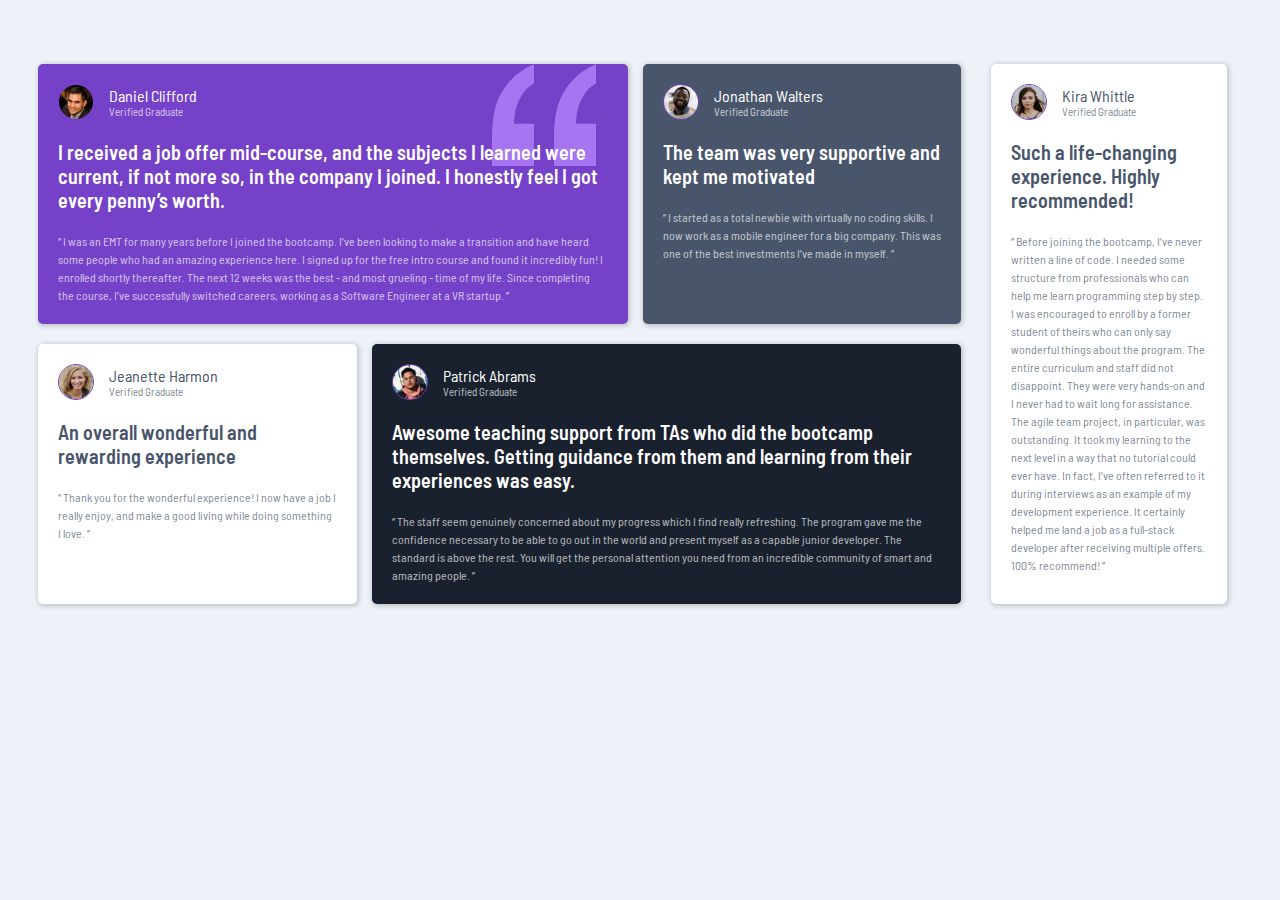
<file: index.html>
<!DOCTYPE html>
<html lang="en">
  <head>
    <meta charset="UTF-8">
    <meta name="viewport" content="width=device-width, initial-scale=1.0"> 
    <link rel="stylesheet" href="style.css">
    <title>Task 1 |5 Cards</title>
  </head>
  <body class="bg-indigo-100 font-sans">
    <div class="flex max-w-7xl m-0 p ">
      <div class="flex flex-col flex-basis-8 mx-3">
        <div class=" flex flex-basis-5">
            <!--Card-1-->
          <div class="bg-indigo-800 text-white relative z-0 my-5 p-5 rounded-md shadow text-sm flex-basis-6 mx-3">
            <img class="absloute inset-8 inset-0 z-1" src="./images/bg-pattern-quotation.svg" alt="quote">
           <!---header---->
            <div class="sm-flex align-center my-5 z-3 relative">
              <img class="rouded-2xl mx-2 border-2 h-10 w-10" src="./images/image-daniel.jpg" alt="daniel profile picture">
              <div class="header-txt">
                <p class="opacity-100 text-base">Daniel Clifford</p>
                <p class="opacity-70">Verified Graduate</p>
              </div>
            </div>
            <h4 class="my-5 text-xl font-semibold">I received a job offer mid-course, and the subjects I learned were current, if not more so, in the company I joined. I honestly feel I got every penny’s worth.</h4>
            <p class="opacity-70 leading-4 text-xs">“ I was an EMT for many years before I joined the bootcamp. I’ve been looking to make a transition and have heard some people who had an amazing experience here. I signed up for the free intro course and found it incredibly fun! I enrolled shortly thereafter. The next 12 weeks was the best - and most grueling - time of my life. Since completing the course, I’ve successfully switched careers, working as a Software Engineer at a VR startup. ”</p>
          </div>
          <!---Card- 2-->
          <div class="bg-gray-700 text-white  my-5 p-5 rounded-md shadow text-sm flex-basis-3 mx-3">
            <div class="sm-flex align-center my-5 z-3 relative">
              <img class="rouded-2xl mx-2 border-2 h-10 w-10" src="./images/image-jonathan.jpg" alt="">
              <div class="header-txt">
                <p class="opacity-100 text-base">Jonathan Walters</p>
                <p class="opacity-70">Verified Graduate</p>
              </div>
            </div>
            <h4 class="my-5 text-xl font-semibold">The team was very supportive and kept me motivated</h4>
            <p class="opacity-70 leading-4 text-xs">“ I started as a total newbie with virtually no coding skills. I now work as a mobile engineer 
              for a big company. This was one of the best investments I’ve made in myself. ”</p>
          </div>
        </div>   
        <!----Bottom--->     
        <div class="flex flex-basis-5">
            <!---Card 3---->
          <div class="bg-white-900 text-gray my-5 p-5 rounded-md shadow text-sm flex-basis-3 mx-3">
            <div class="sm-flex align-center my-5 z-3 relative">
              <img class="rouded-2xl mx-2 border-2 h-10 w-10" src="./images/image-jeanette.jpg" alt="">
            
              <div class="header-txt">
                <p class="opacity-100 text-base">Jeanette Harmon</p>
                <p class="opacity-70">Verified Graduate</p>
              </div>
            </div>
            <h4 class="my-5 text-xl font-semibold">An overall wonderful and rewarding experience</h4>
            <p class="opacity-70 leading-4 text-xs">“ Thank you for the wonderful experience! I now have a job I really enjoy, and make a good living while doing something I love. ”</p>
          </div>
          <!---Card 4----->
          <div class="bg-indigo-900 text-white my-5 p-5 rounded-md shadow text-sm flex-basis-6 mx-3">
            <div class="sm-flex align-center my-5 z-3 relative">
              <img class="rouded-2xl mx-2 border-2 h-10 w-10" src="./images/image-patrick.jpg" alt="Patrick profile picture">
              <div class="header-txt">
                <p class="opacity-100 text-base">Patrick Abrams</p>
                <p class="opacity-70">Verified Graduate</p>
              </div>
            </div>
            <h4 class="my-5 text-xl font-semibold">Awesome teaching support from TAs who did the bootcamp themselves. Getting guidance from them and learning from their experiences was easy.</h4>
            <p class="opacity-70 leading-4 text-xs">“ The staff seem genuinely concerned about my progress which I find really refreshing. The program gave me the confidence necessary to be able to go out in the world and present myself as a capable junior developer. The standard is above the rest. You will get the personal attention you need from an incredible community of smart and amazing people. ”</p>
          </div>
        </div>        
      </div>
      <!----right----->
      <!----Card 5---->
      <div class="bg-white-900 text-gray my-5 p-5 rounded-md shadow text-sm flex-basis-2 mx-3">
        <div class="sm-flex align-center my-5 z-3 relative">
          <img class="rouded-2xl mx-2 border-2 h-10 w-10" src="./images/image-kira.jpg" alt="Kira profile picture">
          <div class="header-txt">
            <p class="opacity-100 text-base">Kira Whittle</p>
            <p class="opacity-70">Verified Graduate</p>
          </div>
        </div>
        <h4 class="my-5 text-xl font-semibold">Such a life-changing experience. Highly recommended!</h4>
        <p class="opacity-70 leading-4 text-xs">“ Before joining the bootcamp, I’ve never written a line of code. I needed some structure from professionals who can help me learn programming step by step. I was encouraged to enroll by a former student of theirs who can only say wonderful things about the program. The entire curriculum and staff did not disappoint. They were very hands-on and I never had to wait long for assistance. The agile team project, in particular, was outstanding. It took my learning to the next level in a way that no tutorial could ever have. In fact, I’ve often referred to it during interviews as an example of my development experience. It certainly helped me land a job as a full-stack developer after receiving multiple offers. 100% recommend! ”</p>
      </div>
    </div>
  </body>
</html>
</file>
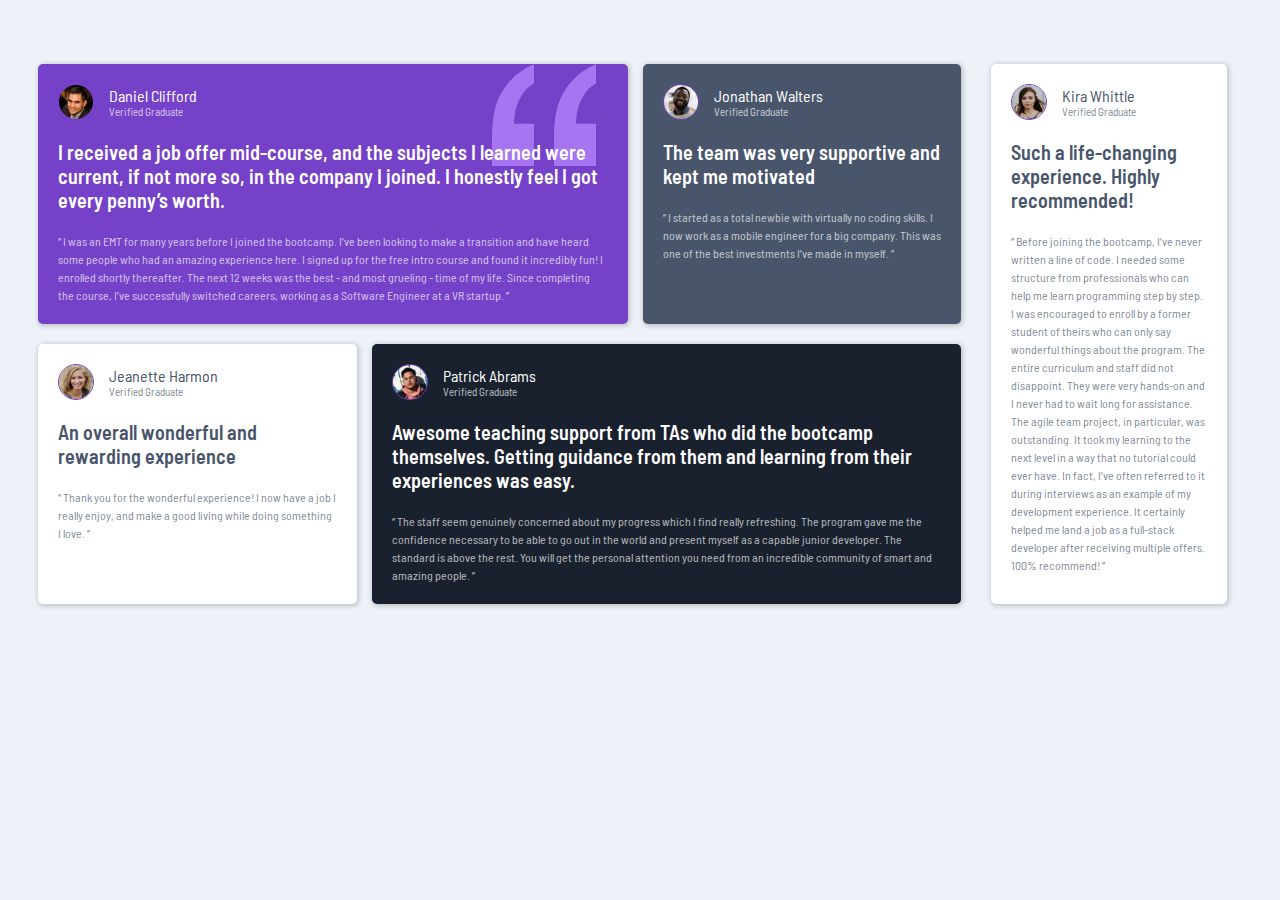
<file: task1.html>
<!DOCTYPE html>
<html lang="en">
  <head>
    <meta charset="UTF-8">
    <meta name="viewport" content="width=device-width, initial-scale=1.0"> 
    <link rel="stylesheet" href="task1.css">
    <title>Task 1 |5 Cards</title>
  </head>
  <body class="bg-indigo-100 font-sans">
    <div class="flex max-w-7xl m-0 p ">
      <div class="flex flex-col flex-basis-8 mx-3">
        <div class=" flex flex-basis-5">
            <!--Card-1-->
          <div class="bg-indigo-800 text-white relative z-0 my-5 p-5 rounded-md shadow text-sm flex-basis-6 mx-3">
            <img class="absloute inset-8 inset-0 z-1" src="./images/bg-pattern-quotation.svg" alt="quote">
           <!---header---->
            <div class="sm-flex align-center my-5 z-3 relative">
              <img class="rouded-2xl mx-2 border-2 h-10 w-10" src="./images/image-daniel.jpg" alt="daniel profile picture">
              <div class="header-txt">
                <p class="opacity-100 text-base">Daniel Clifford</p>
                <p class="opacity-70">Verified Graduate</p>
              </div>
            </div>
            <h4 class="my-5 text-xl font-semibold">I received a job offer mid-course, and the subjects I learned were current, if not more so, in the company I joined. I honestly feel I got every penny’s worth.</h4>
            <p class="opacity-70 leading-4 text-xs">“ I was an EMT for many years before I joined the bootcamp. I’ve been looking to make a transition and have heard some people who had an amazing experience here. I signed up for the free intro course and found it incredibly fun! I enrolled shortly thereafter. The next 12 weeks was the best - and most grueling - time of my life. Since completing the course, I’ve successfully switched careers, working as a Software Engineer at a VR startup. ”</p>
          </div>
          <!---Card- 2-->
          <div class="bg-gray-700 text-white  my-5 p-5 rounded-md shadow text-sm flex-basis-3 mx-3">
            <div class="sm-flex align-center my-5 z-3 relative">
              <img class="rouded-2xl mx-2 border-2 h-10 w-10" src="./images/image-jonathan.jpg" alt="">
              <div class="header-txt">
                <p class="opacity-100 text-base">Jonathan Walters</p>
                <p class="opacity-70">Verified Graduate</p>
              </div>
            </div>
            <h4 class="my-5 text-xl font-semibold">The team was very supportive and kept me motivated</h4>
            <p class="opacity-70 leading-4 text-xs">“ I started as a total newbie with virtually no coding skills. I now work as a mobile engineer 
              for a big company. This was one of the best investments I’ve made in myself. ”</p>
          </div>
        </div>   
        <!----Bottom--->     
        <div class="flex flex-basis-5">
            <!---Card 3---->
          <div class="bg-white-900 text-gray my-5 p-5 rounded-md shadow text-sm flex-basis-3 mx-3">
            <div class="sm-flex align-center my-5 z-3 relative">
              <img class="rouded-2xl mx-2 border-2 h-10 w-10" src="./images/image-jeanette.jpg" alt="">
            
              <div class="header-txt">
                <p class="opacity-100 text-base">Jeanette Harmon</p>
                <p class="opacity-70">Verified Graduate</p>
              </div>
            </div>
            <h4 class="my-5 text-xl font-semibold">An overall wonderful and rewarding experience</h4>
            <p class="opacity-70 leading-4 text-xs">“ Thank you for the wonderful experience! I now have a job I really enjoy, and make a good living while doing something I love. ”</p>
          </div>
          <!---Card 4----->
          <div class="bg-indigo-900 text-white my-5 p-5 rounded-md shadow text-sm flex-basis-6 mx-3">
            <div class="sm-flex align-center my-5 z-3 relative">
              <img class="rouded-2xl mx-2 border-2 h-10 w-10" src="./images/image-patrick.jpg" alt="Patrick profile picture">
              <div class="header-txt">
                <p class="opacity-100 text-base">Patrick Abrams</p>
                <p class="opacity-70">Verified Graduate</p>
              </div>
            </div>
            <h4 class="my-5 text-xl font-semibold">Awesome teaching support from TAs who did the bootcamp themselves. Getting guidance from them and learning from their experiences was easy.</h4>
            <p class="opacity-70 leading-4 text-xs">“ The staff seem genuinely concerned about my progress which I find really refreshing. The program gave me the confidence necessary to be able to go out in the world and present myself as a capable junior developer. The standard is above the rest. You will get the personal attention you need from an incredible community of smart and amazing people. ”</p>
          </div>
        </div>        
      </div>
      <!----right----->
      <!----Card 5---->
      <div class="bg-white-900 text-gray my-5 p-5 rounded-md shadow text-sm flex-basis-2 mx-3">
        <div class="sm-flex align-center my-5 z-3 relative">
          <img class="rouded-2xl mx-2 border-2 h-10 w-10" src="./images/image-kira.jpg" alt="Kira profile picture">
          <div class="header-txt">
            <p class="opacity-100 text-base">Kira Whittle</p>
            <p class="opacity-70">Verified Graduate</p>
          </div>
        </div>
        <h4 class="my-5 text-xl font-semibold">Such a life-changing experience. Highly recommended!</h4>
        <p class="opacity-70 leading-4 text-xs">“ Before joining the bootcamp, I’ve never written a line of code. I needed some structure from professionals who can help me learn programming step by step. I was encouraged to enroll by a former student of theirs who can only say wonderful things about the program. The entire curriculum and staff did not disappoint. They were very hands-on and I never had to wait long for assistance. The agile team project, in particular, was outstanding. It took my learning to the next level in a way that no tutorial could ever have. In fact, I’ve often referred to it during interviews as an example of my development experience. It certainly helped me land a job as a full-stack developer after receiving multiple offers. 100% recommend! ”</p>
      </div>
    </div>
  </body>
</html>
</file>
<file: style.css>
@import url('https://fonts.googleapis.com/css2?family=Barlow+Semi+Condensed:wght@500&display=swap');
@import url('https://fonts.googleapis.com/css2?family=Barlow+Semi+Condensed:wght@500;600&display=swap');

* {
    box-sizing: border-box;
    margin: 0;
    padding: 0;
}
/*Body*/
.bg-indigo-100{
    background-color:#ecf2f8;
    
}
.font-sans{
    font-family:'Barlow Semi Condensed', sans-serif; 
}
.p{
    padding: 5% 3%;
}
/*Card 1*/  
.bg-indigo-800{
    background-color: #7541c8;
}
.text-white{
    color: #ffffff;
}
.relative{
    position: relative;
}
.z-0{
    z-index: 0;
}
/*Card 2*/
.bg-gray-700{
 background-color: #48556a;
}
/*Card 3 and 5*/
.bg-white-900{
    background-color:white;
}
.text-gray{
    color: #48556a;
}
/*Cardl 4*/
.bg-indigo-900{
    background-color: #19212e;
}
/*common for all Cards*/   
.my-5{
    margin-bottom: 20px;
}
.p-5{
    padding: 20px;
}
.rounded-md{
    border-radius: 5px;
}
.shadow{
    box-shadow: 1px 1px 5px 1px rgba(0,0,0,0.2);
}
.text-sm{
    font-size: 11px;
}
.flex{
    display:block;
}
/*header section*/ 
.sm-flex{
display: flex;
}
.align-center{
    align-items: center;
}
.z-3{
    z-index: 3;
}
.opacity-100{
    opacity: 100%;
}
.text-base{
    font-size: 1rem;
}
/*header image*/
.rouded-2xl{
    border-radius: 50%;
}
.mx-2{
    margin-right: 15px;  
}
.border-2{
    border: 1px solid #7541c8;
}
.h-10{
    height: 36px;
}
.w-10{
    width: 36px;
}
/*h4*/
.text-xl{
    font-size:1.25rem
}
.font-semibold{
    font-weight: 600; 
}
/*Card img*/
.absloute{
    position: absolute;
}
.inset-8{
    right:2rem
}
.inset-0{
    top: 0;
}
.z-1{
    z-index:-1;
}
.opacity-70{
    opacity: 0.7;
} 
.leading-4{
    line-height: 18px;
}
.text-xs{
    font-size: 12px;
}
@media (min-width:600px){
    .flex{
        display: flex;
    } 
    .flex-basis-5{
        flex-basis: 50%;
    }
    .flex-basis-2{
        flex-basis: 20%;
    }
    .flex-col{
        flex-direction: column;
    }
    .flex-basis-8{
        flex-basis: 80%;
    }
    .flex-basis-6{
        flex-basis: 65%;
    }
    .flex-basis-3{
        flex-basis: 35%;
    }
    .max-w-7xl{
        max-width: 1440px;
    } 
    .m-0{
        margin: 0 auto ;
    }
    .mx-3{
        margin-right: 15px;
    }
 }
</file>
<file: task1.css>
@import url('https://fonts.googleapis.com/css2?family=Barlow+Semi+Condensed:wght@500&display=swap');
@import url('https://fonts.googleapis.com/css2?family=Barlow+Semi+Condensed:wght@500;600&display=swap');

* {
    box-sizing: border-box;
    margin: 0;
    padding: 0;
}
/*Body*/
.bg-indigo-100{
    background-color:#ecf2f8;
    
}
.font-sans{
    font-family:'Barlow Semi Condensed', sans-serif; 
}
.p{
    padding: 5% 3%;
}
/*Card 1*/  
.bg-indigo-800{
    background-color: #7541c8;
}
.text-white{
    color: #ffffff;
}
.relative{
    position: relative;
}
.z-0{
    z-index: 0;
}
/*Card 2*/
.bg-gray-700{
 background-color: #48556a;
}
/*Card 3 and 5*/
.bg-white-900{
    background-color:white;
}
.text-gray{
    color: #48556a;
}
/*Cardl 4*/
.bg-indigo-900{
    background-color: #19212e;
}
/*common for all Cards*/   
.my-5{
    margin-bottom: 20px;
}
.p-5{
    padding: 20px;
}
.rounded-md{
    border-radius: 5px;
}
.shadow{
    box-shadow: 1px 1px 5px 1px rgba(0,0,0,0.2);
}
.text-sm{
    font-size: 11px;
}
.flex{
    display:block;
}
/*header section*/ 
.sm-flex{
display: flex;
}
.align-center{
    align-items: center;
}
.z-3{
    z-index: 3;
}
.opacity-100{
    opacity: 100%;
}
.text-base{
    font-size: 1rem;
}
/*header image*/
.rouded-2xl{
    border-radius: 50%;
}
.mx-2{
    margin-right: 15px;  
}
.border-2{
    border: 1px solid #7541c8;
}
.h-10{
    height: 36px;
}
.w-10{
    width: 36px;
}
/*h4*/
.text-xl{
    font-size:1.25rem
}
.font-semibold{
    font-weight: 600; 
}
/*Card img*/
.absloute{
    position: absolute;
}
.inset-8{
    right:2rem
}
.inset-0{
    top: 0;
}
.z-1{
    z-index:-1;
}
.opacity-70{
    opacity: 0.7;
} 
.leading-4{
    line-height: 18px;
}
.text-xs{
    font-size: 12px;
}
@media (min-width:600px){
    .flex{
        display: flex;
    } 
    .flex-basis-5{
        flex-basis: 50%;
    }
    .flex-basis-2{
        flex-basis: 20%;
    }
    .flex-col{
        flex-direction: column;
    }
    .flex-basis-8{
        flex-basis: 80%;
    }
    .flex-basis-6{
        flex-basis: 65%;
    }
    .flex-basis-3{
        flex-basis: 35%;
    }
    .max-w-7xl{
        max-width: 1440px;
    } 
    .m-0{
        margin: 0 auto ;
    }
    .mx-3{
        margin-right: 15px;
    }
 }
</file>
